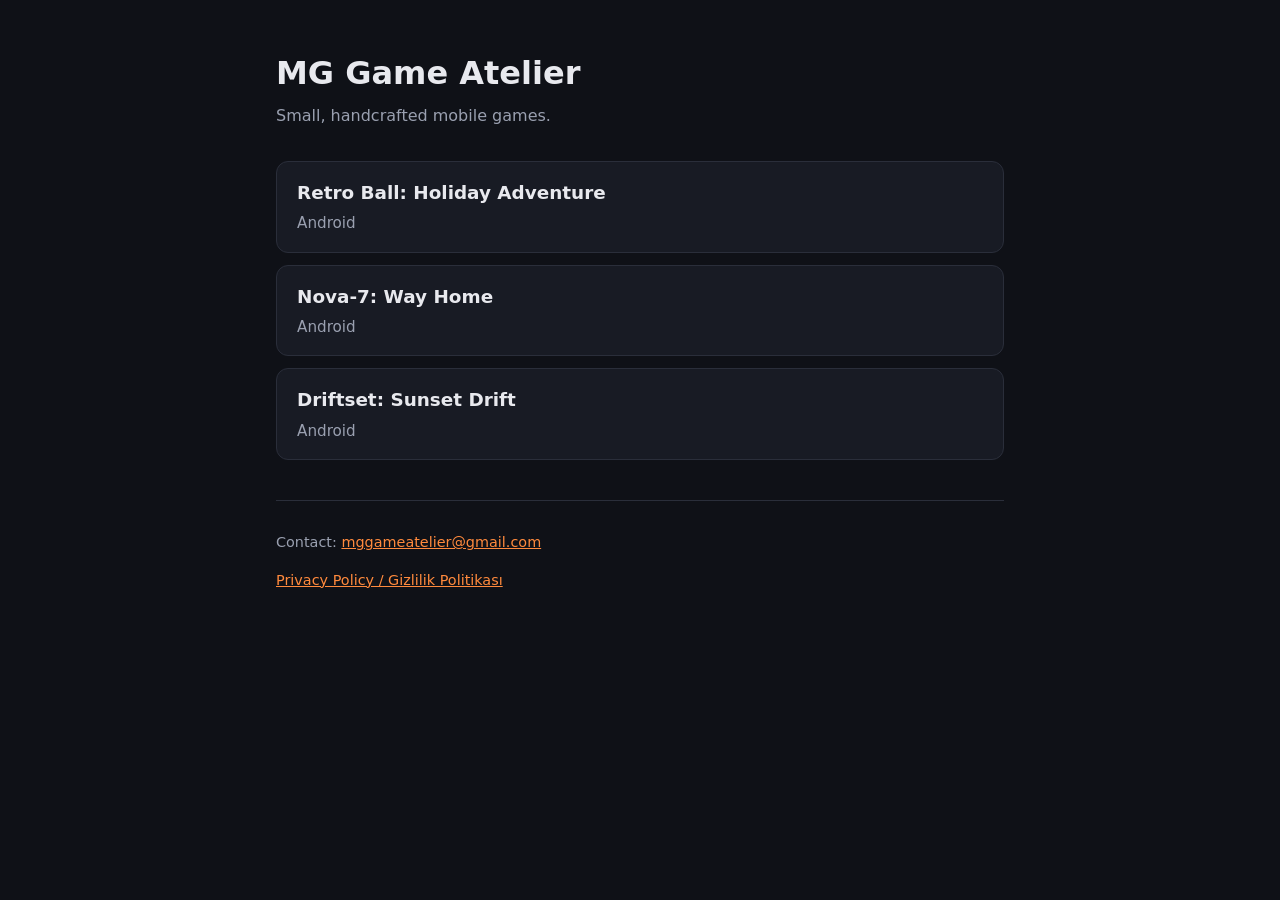
<file: index.html>
<!doctype html>
<html lang="en">
<head>
  <meta charset="utf-8">
  <meta name="viewport" content="width=device-width, initial-scale=1">
  <title>MG Game Atelier</title>
  <meta name="description" content="Small, handcrafted mobile games by MG Game Atelier.">
  <link rel="stylesheet" href="style.css">
</head>
<body>
  <main>
    <header>
      <h1>MG Game Atelier</h1>
      <p>Small, handcrafted mobile games.</p>
    </header>

    <ul class="games">
      <li>
        <h2>Retro Ball: Holiday Adventure</h2>
        <p>Android</p>
      </li>
      <li>
        <h2>Nova-7: Way Home</h2>
        <p>Android</p>
      </li>
      <li>
        <h2>Driftset: Sunset Drift</h2>
        <p>Android</p>
      </li>
    </ul>

    <footer>
      <p>Contact: <a href="mailto:mggameatelier@gmail.com">mggameatelier@gmail.com</a></p>
      <p><a href="privacy.html">Privacy Policy / Gizlilik Politikası</a></p>
    </footer>
  </main>
</body>
</html>
</file>
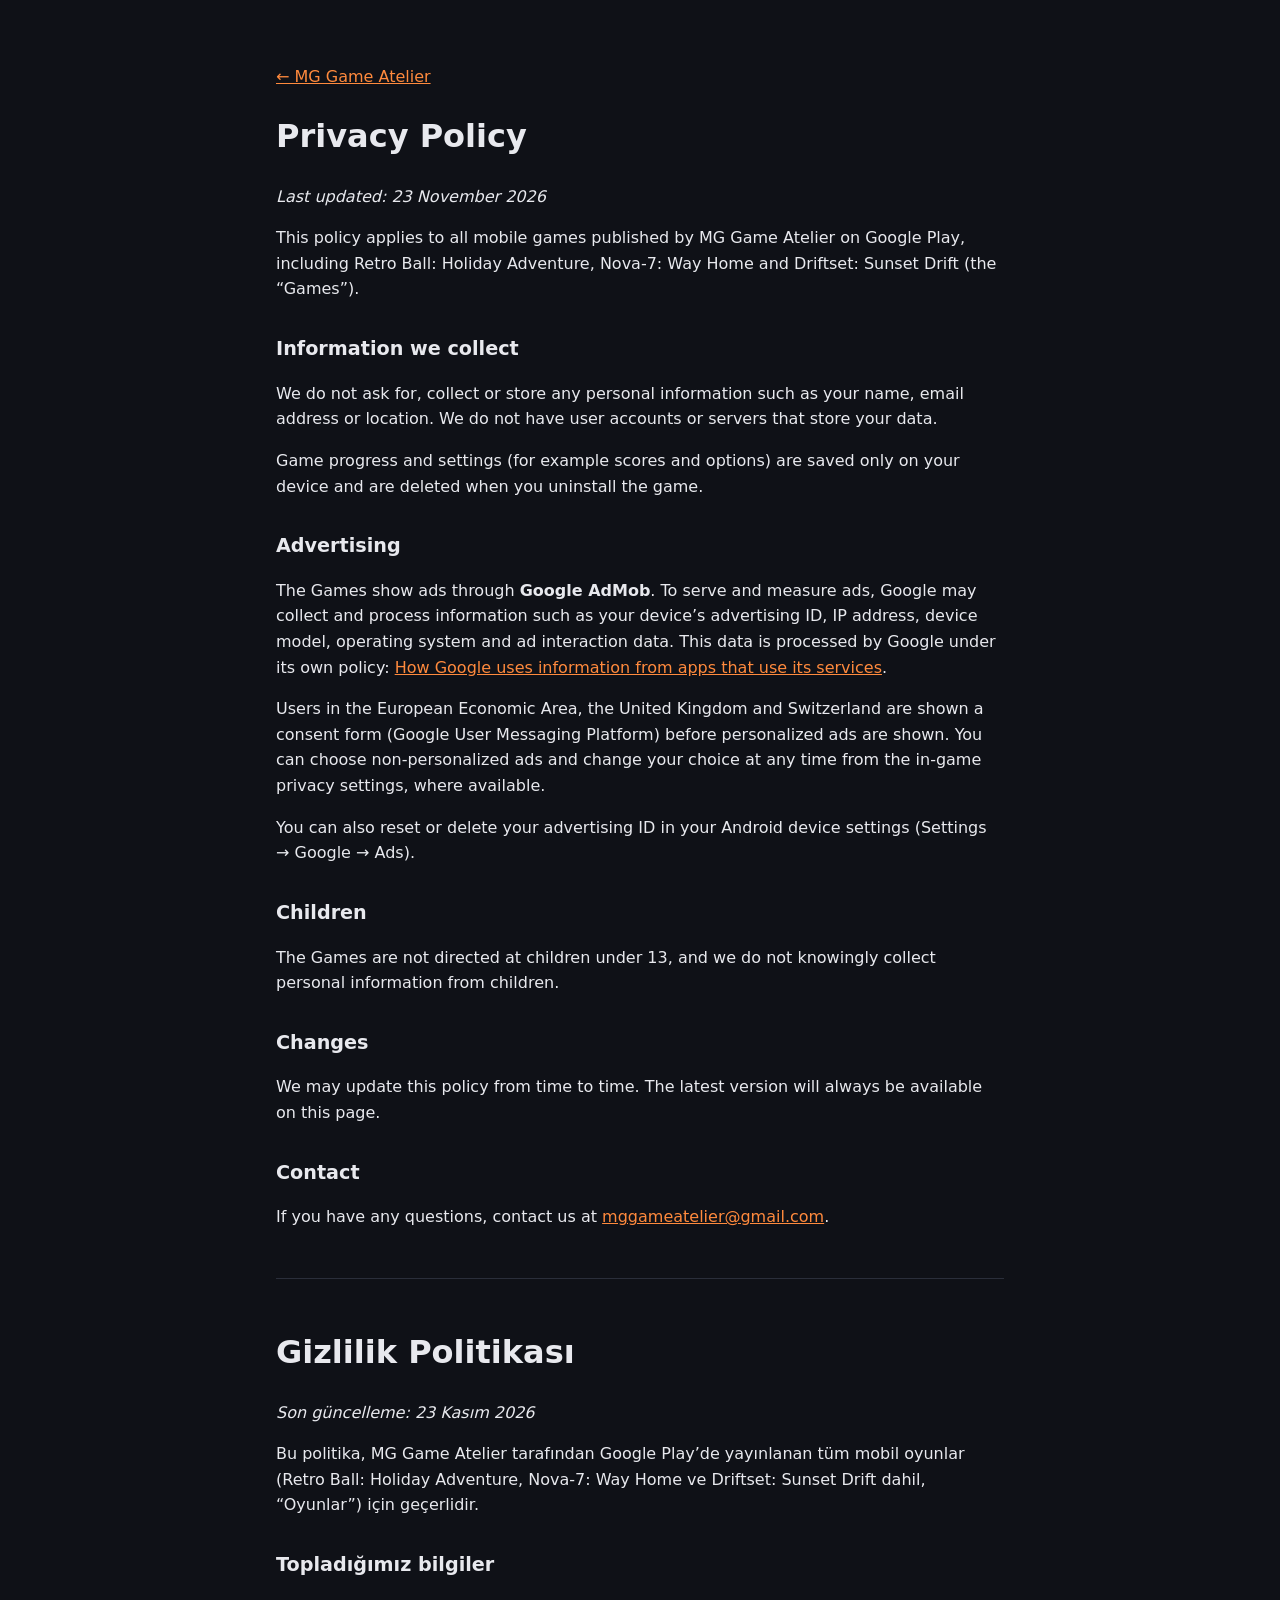
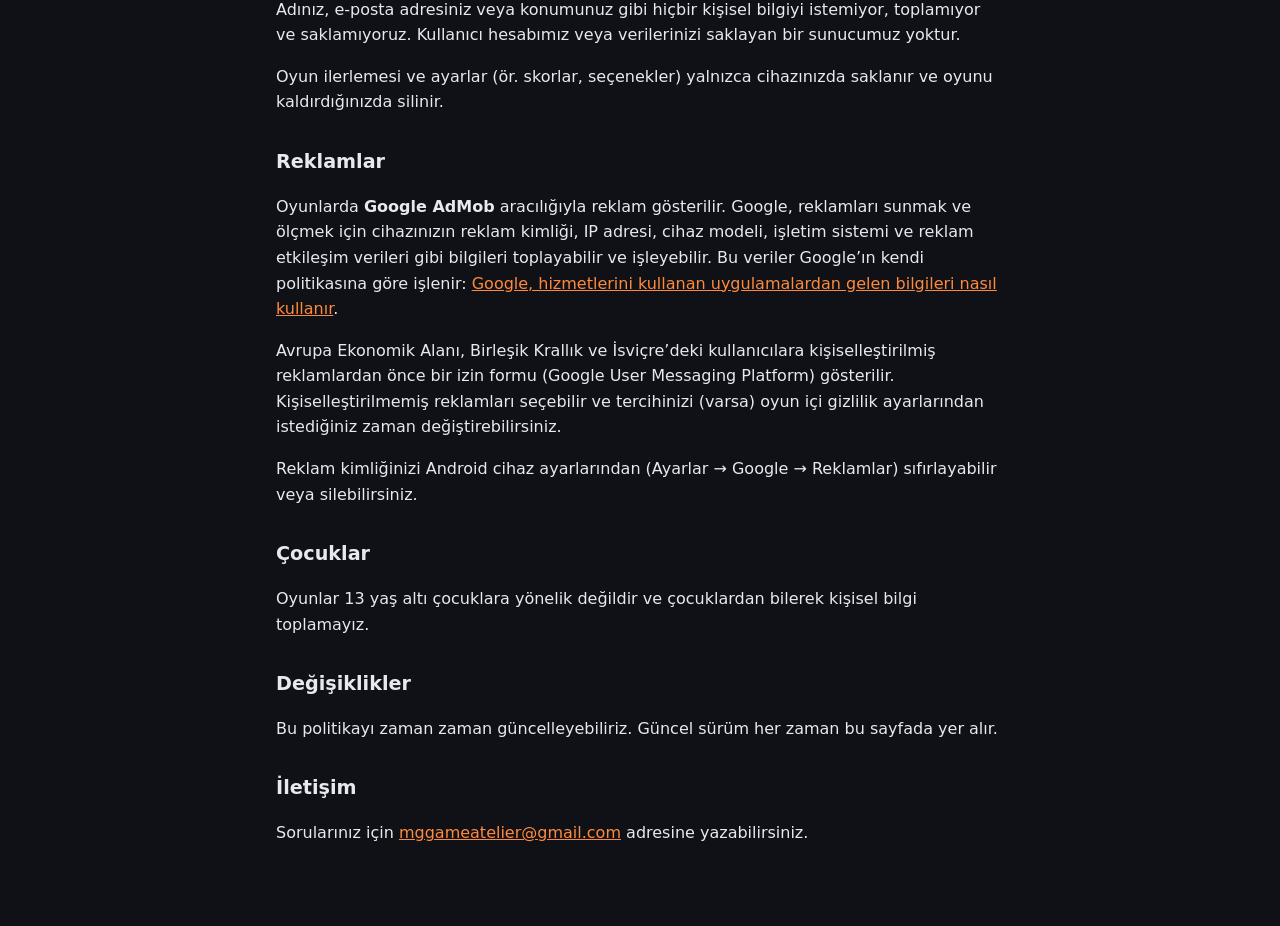
<file: privacy.html>
<!doctype html>
<html lang="en">
<head>
  <meta charset="utf-8">
  <meta name="viewport" content="width=device-width, initial-scale=1">
  <title>Privacy Policy – MG Game Atelier</title>
  <link rel="stylesheet" href="style.css">
</head>
<body>
  <main class="policy">
    <p><a href="index.html">← MG Game Atelier</a></p>

    <h1>Privacy Policy</h1>
    <p><em>Last updated: 23 November 2026</em></p>
    <p>This policy applies to all mobile games published by MG Game Atelier on Google Play, including Retro Ball: Holiday Adventure, Nova-7: Way Home and Driftset: Sunset Drift (the “Games”).</p>

    <h2>Information we collect</h2>
    <p>We do not ask for, collect or store any personal information such as your name, email address or location. We do not have user accounts or servers that store your data.</p>
    <p>Game progress and settings (for example scores and options) are saved only on your device and are deleted when you uninstall the game.</p>

    <h2>Advertising</h2>
    <p>The Games show ads through <strong>Google AdMob</strong>. To serve and measure ads, Google may collect and process information such as your device’s advertising ID, IP address, device model, operating system and ad interaction data. This data is processed by Google under its own policy:
      <a href="https://policies.google.com/technologies/ads" target="_blank" rel="noopener">How Google uses information from apps that use its services</a>.</p>
    <p>Users in the European Economic Area, the United Kingdom and Switzerland are shown a consent form (Google User Messaging Platform) before personalized ads are shown. You can choose non-personalized ads and change your choice at any time from the in-game privacy settings, where available.</p>
    <p>You can also reset or delete your advertising ID in your Android device settings (Settings → Google → Ads).</p>

    <h2>Children</h2>
    <p>The Games are not directed at children under 13, and we do not knowingly collect personal information from children.</p>

    <h2>Changes</h2>
    <p>We may update this policy from time to time. The latest version will always be available on this page.</p>

    <h2>Contact</h2>
    <p>If you have any questions, contact us at <a href="mailto:mggameatelier@gmail.com">mggameatelier@gmail.com</a>.</p>

    <hr>

    <h1 lang="tr">Gizlilik Politikası</h1>
    <div lang="tr">
      <p><em>Son güncelleme: 23 Kasım 2026</em></p>
      <p>Bu politika, MG Game Atelier tarafından Google Play’de yayınlanan tüm mobil oyunlar (Retro Ball: Holiday Adventure, Nova-7: Way Home ve Driftset: Sunset Drift dahil, “Oyunlar”) için geçerlidir.</p>

      <h2>Topladığımız bilgiler</h2>
      <p>Adınız, e-posta adresiniz veya konumunuz gibi hiçbir kişisel bilgiyi istemiyor, toplamıyor ve saklamıyoruz. Kullanıcı hesabımız veya verilerinizi saklayan bir sunucumuz yoktur.</p>
      <p>Oyun ilerlemesi ve ayarlar (ör. skorlar, seçenekler) yalnızca cihazınızda saklanır ve oyunu kaldırdığınızda silinir.</p>

      <h2>Reklamlar</h2>
      <p>Oyunlarda <strong>Google AdMob</strong> aracılığıyla reklam gösterilir. Google, reklamları sunmak ve ölçmek için cihazınızın reklam kimliği, IP adresi, cihaz modeli, işletim sistemi ve reklam etkileşim verileri gibi bilgileri toplayabilir ve işleyebilir. Bu veriler Google’ın kendi politikasına göre işlenir:
        <a href="https://policies.google.com/technologies/ads?hl=tr" target="_blank" rel="noopener">Google, hizmetlerini kullanan uygulamalardan gelen bilgileri nasıl kullanır</a>.</p>
      <p>Avrupa Ekonomik Alanı, Birleşik Krallık ve İsviçre’deki kullanıcılara kişiselleştirilmiş reklamlardan önce bir izin formu (Google User Messaging Platform) gösterilir. Kişiselleştirilmemiş reklamları seçebilir ve tercihinizi (varsa) oyun içi gizlilik ayarlarından istediğiniz zaman değiştirebilirsiniz.</p>
      <p>Reklam kimliğinizi Android cihaz ayarlarından (Ayarlar → Google → Reklamlar) sıfırlayabilir veya silebilirsiniz.</p>

      <h2>Çocuklar</h2>
      <p>Oyunlar 13 yaş altı çocuklara yönelik değildir ve çocuklardan bilerek kişisel bilgi toplamayız.</p>

      <h2>Değişiklikler</h2>
      <p>Bu politikayı zaman zaman güncelleyebiliriz. Güncel sürüm her zaman bu sayfada yer alır.</p>

      <h2>İletişim</h2>
      <p>Sorularınız için <a href="mailto:mggameatelier@gmail.com">mggameatelier@gmail.com</a> adresine yazabilirsiniz.</p>
    </div>
  </main>
</body>
</html>
</file>
<file: style.css>
:root {
  --bg: #0f1117;
  --card: #181b24;
  --text: #e8e9ee;
  --muted: #9aa0b0;
  --accent: #ff8a3d;
  --line: #2a2e3a;
}
* { box-sizing: border-box; }
body {
  margin: 0;
  font-family: system-ui, -apple-system, "Segoe UI", Roboto, sans-serif;
  background: var(--bg);
  color: var(--text);
  line-height: 1.6;
}
main { max-width: 760px; margin: 0 auto; padding: 48px 16px 64px; }
header h1 { margin: 0 0 4px; font-size: 2rem; }
header p { margin: 0; color: var(--muted); }
a { color: var(--accent); }
.games { display: grid; gap: 12px; margin: 32px 0; padding: 0; list-style: none; }
.games li {
  background: var(--card);
  border: 1px solid var(--line);
  border-radius: 12px;
  padding: 16px 20px;
}
.games h2 { margin: 0 0 4px; font-size: 1.15rem; }
.games p { margin: 0; color: var(--muted); font-size: .95rem; }
footer { margin-top: 40px; padding-top: 16px; border-top: 1px solid var(--line); color: var(--muted); font-size: .9rem; }
.policy h2 { margin-top: 32px; font-size: 1.2rem; }
.policy hr { border: 0; border-top: 1px solid var(--line); margin: 48px 0; }
</file>
